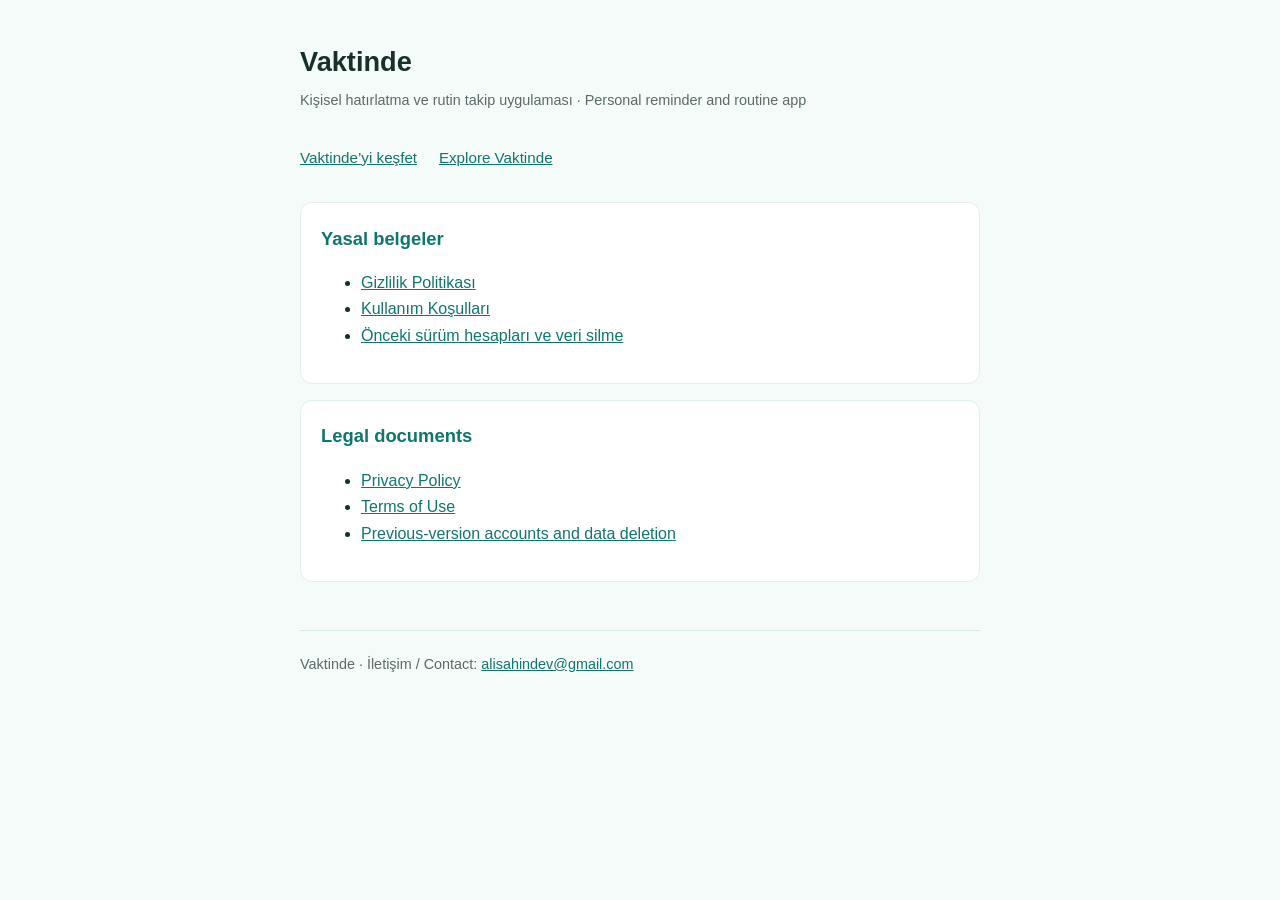
<file: index.html>
<!doctype html>
<html lang="tr">
<head>
<meta charset="utf-8">
<meta name="viewport" content="width=device-width, initial-scale=1">
<title>Vaktinde — Yasal</title>
<link rel="stylesheet" href="style.css">
</head>
<body>
<h1>Vaktinde</h1>
<p class="updated">Kişisel hatırlatma ve rutin takip uygulaması · Personal reminder and routine app</p>

<nav class="nav" aria-label="Uygulamayı keşfet / Explore the app">
  <a href="tr/" lang="tr" hreflang="tr">Vaktinde’yi keşfet</a>
  <a href="en/" lang="en" hreflang="en">Explore Vaktinde</a>
</nav>

<div class="card">
  <h2 style="margin-top:.2rem">Yasal belgeler</h2>
  <ul>
    <li><a href="privacy.html">Gizlilik Politikası</a></li>
    <li><a href="terms.html">Kullanım Koşulları</a></li>
    <li><a href="delete-account.html">Önceki sürüm hesapları ve veri silme</a></li>
  </ul>
</div>

<div class="card">
  <h2 style="margin-top:.2rem" lang="en">Legal documents</h2>
  <ul lang="en">
    <li><a href="privacy-en.html">Privacy Policy</a></li>
    <li><a href="terms-en.html">Terms of Use</a></li>
    <li><a href="delete-account-en.html">Previous-version accounts and data deletion</a></li>
  </ul>
</div>

<footer>
  Vaktinde · İletişim / Contact: <a href="mailto:alisahindev@gmail.com">alisahindev@gmail.com</a>
</footer>
</body>
</html>
</file>
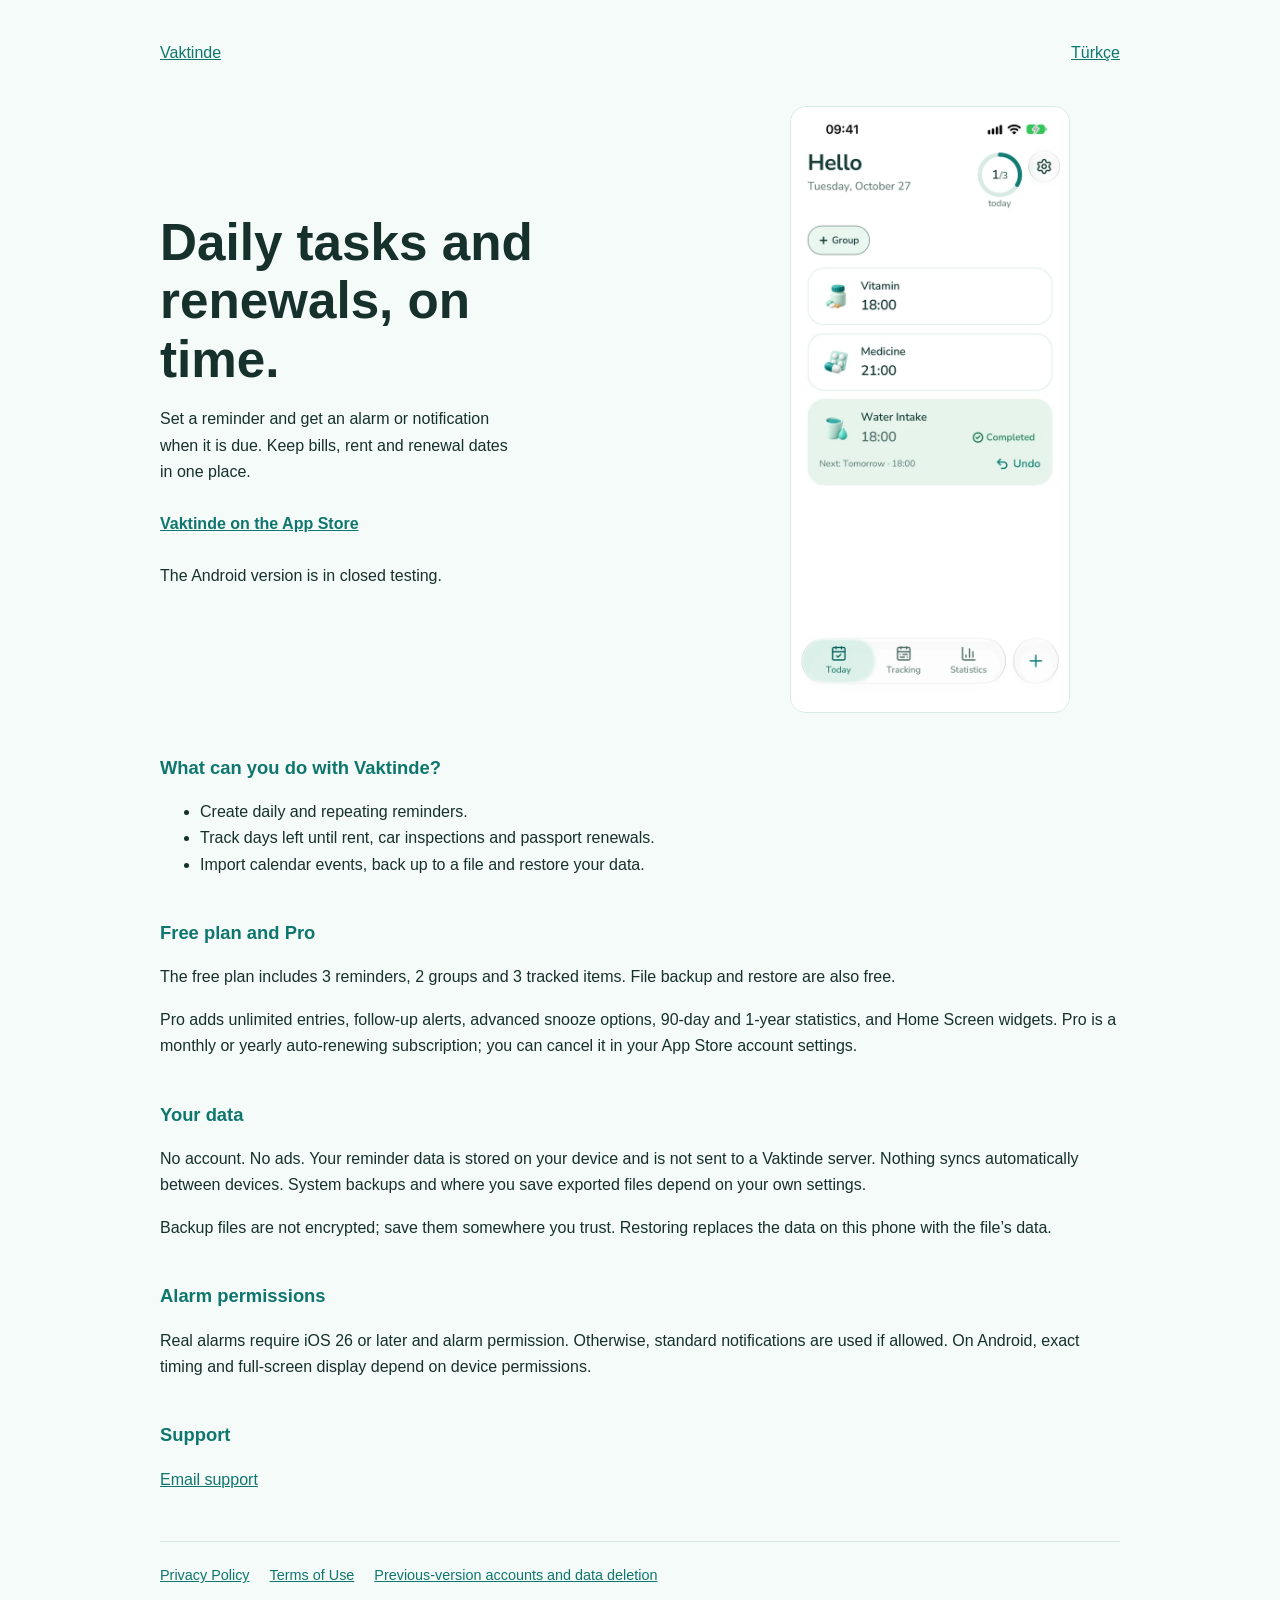
<file: en/index.html>
<!doctype html>
<html lang="en">
<head>
<meta charset="utf-8">
<meta name="viewport" content="width=device-width, initial-scale=1">
<title>Vaktinde — Reminders, Alarms and Renewal Tracking</title>
<meta name="description" content="Plan daily reminders and keep track of bills and renewal dates. Vaktinde has no account or ads, and stores your reminder data on your device.">
<link rel="canonical" href="https://alisahindev.github.io/vaktinde-legal/en/">
<link rel="alternate" hreflang="tr" href="https://alisahindev.github.io/vaktinde-legal/tr/">
<link rel="alternate" hreflang="en" href="https://alisahindev.github.io/vaktinde-legal/en/">
<link rel="alternate" hreflang="x-default" href="https://alisahindev.github.io/vaktinde-legal/en/">
<meta name="apple-itunes-app" content="app-id=6777545130">
<link rel="stylesheet" href="../style.css">
<link rel="stylesheet" href="../landing.css">
<script type="application/ld+json">
{
  "@context": "https://schema.org",
  "@type": "MobileApplication",
  "@id": "https://alisahindev.github.io/vaktinde-legal/#app",
  "name": "Vaktinde",
  "url": "https://alisahindev.github.io/vaktinde-legal/en/",
  "description": "Plan daily reminders and keep track of bills and renewal dates. Vaktinde has no account or ads, and stores your reminder data on your device.",
  "applicationCategory": "ProductivityApplication",
  "operatingSystem": "iOS",
  "inLanguage": ["tr", "en"],
  "downloadUrl": "https://apps.apple.com/app/id6777545130"
}
</script>
</head>
<body class="landing">
<header>
  <nav aria-label="Main navigation and language">
    <a href="../">Vaktinde</a>
    <a href="../tr/" lang="tr" hreflang="tr">Türkçe</a>
  </nav>
</header>
<main>
  <div class="hero">
    <div>
      <h1>Daily tasks and renewals, on time.</h1>
      <p>Set a reminder and get an alarm or notification when it is due. Keep bills, rent and renewal dates in one place.</p>
      <a class="store-link" href="https://apps.apple.com/app/id6777545130">Vaktinde on the App Store</a>
      <p>The Android version is in closed testing.</p>
    </div>
    <a class="screenshot" href="https://apps.apple.com/app/id6777545130">
      <img src="../assets/today-en.webp" width="600" height="1304" alt="Vaktinde Today screen: vitamin and medicine reminders, with a completed water reminder. Open in the App Store.">
    </a>
  </div>
  <section>
    <h2>What can you do with Vaktinde?</h2>
    <ul>
      <li>Create daily and repeating reminders.</li>
      <li>Track days left until rent, car inspections and passport renewals.</li>
      <li>Import calendar events, back up to a file and restore your data.</li>
    </ul>
  </section>
  <section>
    <h2>Free plan and Pro</h2>
    <p>The free plan includes 3 reminders, 2 groups and 3 tracked items. File backup and restore are also free.</p>
    <p>Pro adds unlimited entries, follow-up alerts, advanced snooze options, 90-day and 1-year statistics, and Home Screen widgets. Pro is a monthly or yearly auto-renewing subscription; you can cancel it in your App Store account settings.</p>
  </section>
  <section>
    <h2>Your data</h2>
    <p>No account. No ads. Your reminder data is stored on your device and is not sent to a Vaktinde server. Nothing syncs automatically between devices. System backups and where you save exported files depend on your own settings.</p>
    <p>Backup files are not encrypted; save them somewhere you trust. Restoring replaces the data on this phone with the file’s data.</p>
  </section>
  <section>
    <h2>Alarm permissions</h2>
    <p>Real alarms require iOS 26 or later and alarm permission. Otherwise, standard notifications are used if allowed. On Android, exact timing and full-screen display depend on device permissions.</p>
  </section>
  <section id="support">
    <h2>Support</h2>
    <p><a href="mailto:alisahindev@gmail.com">Email support</a></p>
  </section>
</main>
<footer>
  <a href="../privacy-en.html">Privacy Policy</a>
  <a href="../terms-en.html">Terms of Use</a>
  <a href="../delete-account-en.html">Previous-version accounts and data deletion</a>
</footer>
</body>
</html>
</file>
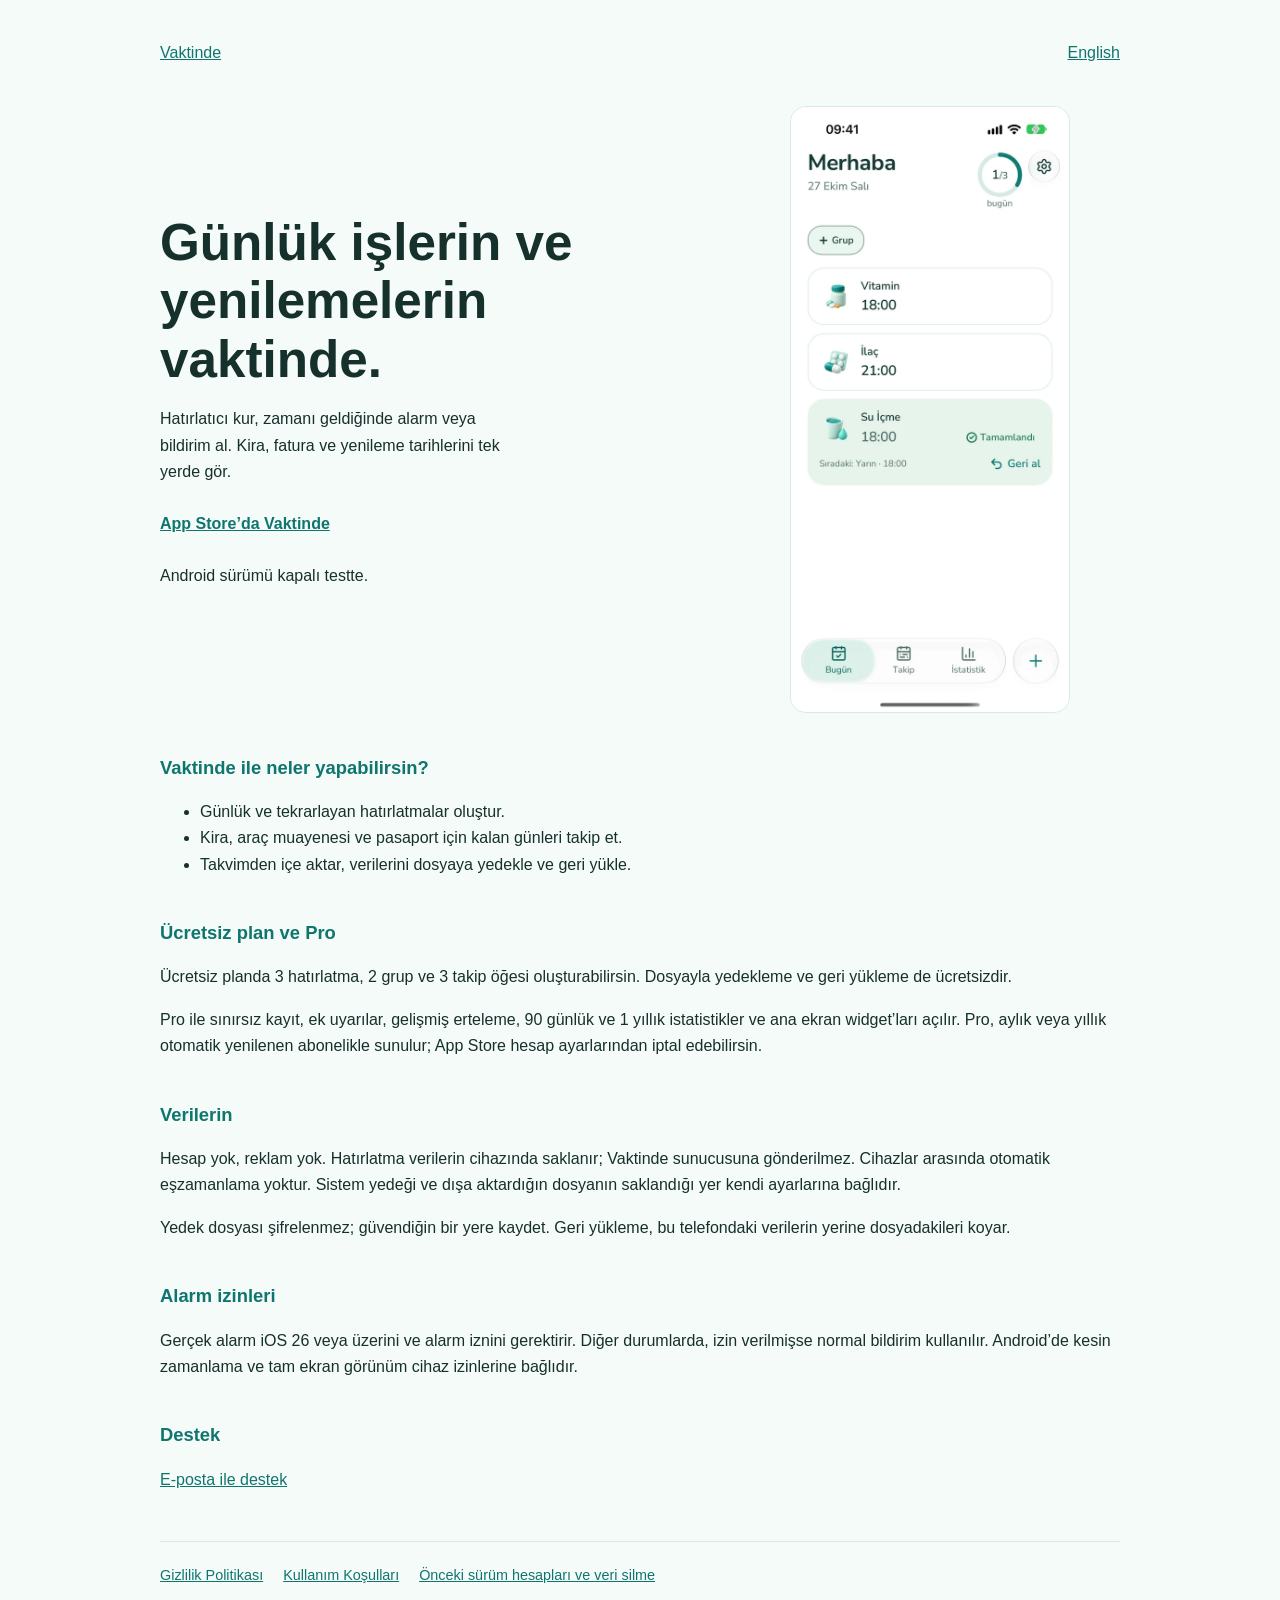
<file: tr/index.html>
<!doctype html>
<html lang="tr">
<head>
<meta charset="utf-8">
<meta name="viewport" content="width=device-width, initial-scale=1">
<title>Vaktinde — Hatırlatıcı, Alarm ve Yenileme Takibi</title>
<meta name="description" content="Günlük rutinlerini hatırlat, kira ve yenileme tarihlerini takip et. Vaktinde hesap ve reklam içermez; verilerini cihazında saklar.">
<link rel="canonical" href="https://alisahindev.github.io/vaktinde-legal/tr/">
<link rel="alternate" hreflang="tr" href="https://alisahindev.github.io/vaktinde-legal/tr/">
<link rel="alternate" hreflang="en" href="https://alisahindev.github.io/vaktinde-legal/en/">
<link rel="alternate" hreflang="x-default" href="https://alisahindev.github.io/vaktinde-legal/en/">
<meta name="apple-itunes-app" content="app-id=6777545130">
<link rel="stylesheet" href="../style.css">
<link rel="stylesheet" href="../landing.css">
<script type="application/ld+json">
{
  "@context": "https://schema.org",
  "@type": "MobileApplication",
  "@id": "https://alisahindev.github.io/vaktinde-legal/#app",
  "name": "Vaktinde",
  "url": "https://alisahindev.github.io/vaktinde-legal/tr/",
  "description": "Günlük rutinlerini hatırlat, kira ve yenileme tarihlerini takip et. Vaktinde hesap ve reklam içermez; verilerini cihazında saklar.",
  "applicationCategory": "ProductivityApplication",
  "operatingSystem": "iOS",
  "inLanguage": ["tr", "en"],
  "downloadUrl": "https://apps.apple.com/app/id6777545130"
}
</script>
</head>
<body class="landing">
<header>
  <nav aria-label="Ana menü ve dil seçimi">
    <a href="../">Vaktinde</a>
    <a href="../en/" lang="en" hreflang="en">English</a>
  </nav>
</header>
<main>
  <div class="hero">
    <div>
      <h1>Günlük işlerin ve yenilemelerin vaktinde.</h1>
      <p>Hatırlatıcı kur, zamanı geldiğinde alarm veya bildirim al. Kira, fatura ve yenileme tarihlerini tek yerde gör.</p>
      <a class="store-link" href="https://apps.apple.com/app/id6777545130">App Store’da Vaktinde</a>
      <p>Android sürümü kapalı testte.</p>
    </div>
    <a class="screenshot" href="https://apps.apple.com/app/id6777545130">
      <img src="../assets/today-tr.webp" width="600" height="1304" alt="Vaktinde Bugün ekranı: vitamin ve ilaç hatırlatmaları, tamamlanmış su içme hatırlatması. App Store’da aç.">
    </a>
  </div>
  <section>
    <h2>Vaktinde ile neler yapabilirsin?</h2>
    <ul>
      <li>Günlük ve tekrarlayan hatırlatmalar oluştur.</li>
      <li>Kira, araç muayenesi ve pasaport için kalan günleri takip et.</li>
      <li>Takvimden içe aktar, verilerini dosyaya yedekle ve geri yükle.</li>
    </ul>
  </section>
  <section>
    <h2>Ücretsiz plan ve Pro</h2>
    <p>Ücretsiz planda 3 hatırlatma, 2 grup ve 3 takip öğesi oluşturabilirsin. Dosyayla yedekleme ve geri yükleme de ücretsizdir.</p>
    <p>Pro ile sınırsız kayıt, ek uyarılar, gelişmiş erteleme, 90 günlük ve 1 yıllık istatistikler ve ana ekran widget’ları açılır. Pro, aylık veya yıllık otomatik yenilenen abonelikle sunulur; App Store hesap ayarlarından iptal edebilirsin.</p>
  </section>
  <section>
    <h2>Verilerin</h2>
    <p>Hesap yok, reklam yok. Hatırlatma verilerin cihazında saklanır; Vaktinde sunucusuna gönderilmez. Cihazlar arasında otomatik eşzamanlama yoktur. Sistem yedeği ve dışa aktardığın dosyanın saklandığı yer kendi ayarlarına bağlıdır.</p>
    <p>Yedek dosyası şifrelenmez; güvendiğin bir yere kaydet. Geri yükleme, bu telefondaki verilerin yerine dosyadakileri koyar.</p>
  </section>
  <section>
    <h2>Alarm izinleri</h2>
    <p>Gerçek alarm iOS 26 veya üzerini ve alarm iznini gerektirir. Diğer durumlarda, izin verilmişse normal bildirim kullanılır. Android’de kesin zamanlama ve tam ekran görünüm cihaz izinlerine bağlıdır.</p>
  </section>
  <section id="destek">
    <h2>Destek</h2>
    <p><a href="mailto:alisahindev@gmail.com">E-posta ile destek</a></p>
  </section>
</main>
<footer>
  <a href="../privacy.html">Gizlilik Politikası</a>
  <a href="../terms.html">Kullanım Koşulları</a>
  <a href="../delete-account.html">Önceki sürüm hesapları ve veri silme</a>
</footer>
</body>
</html>
</file>
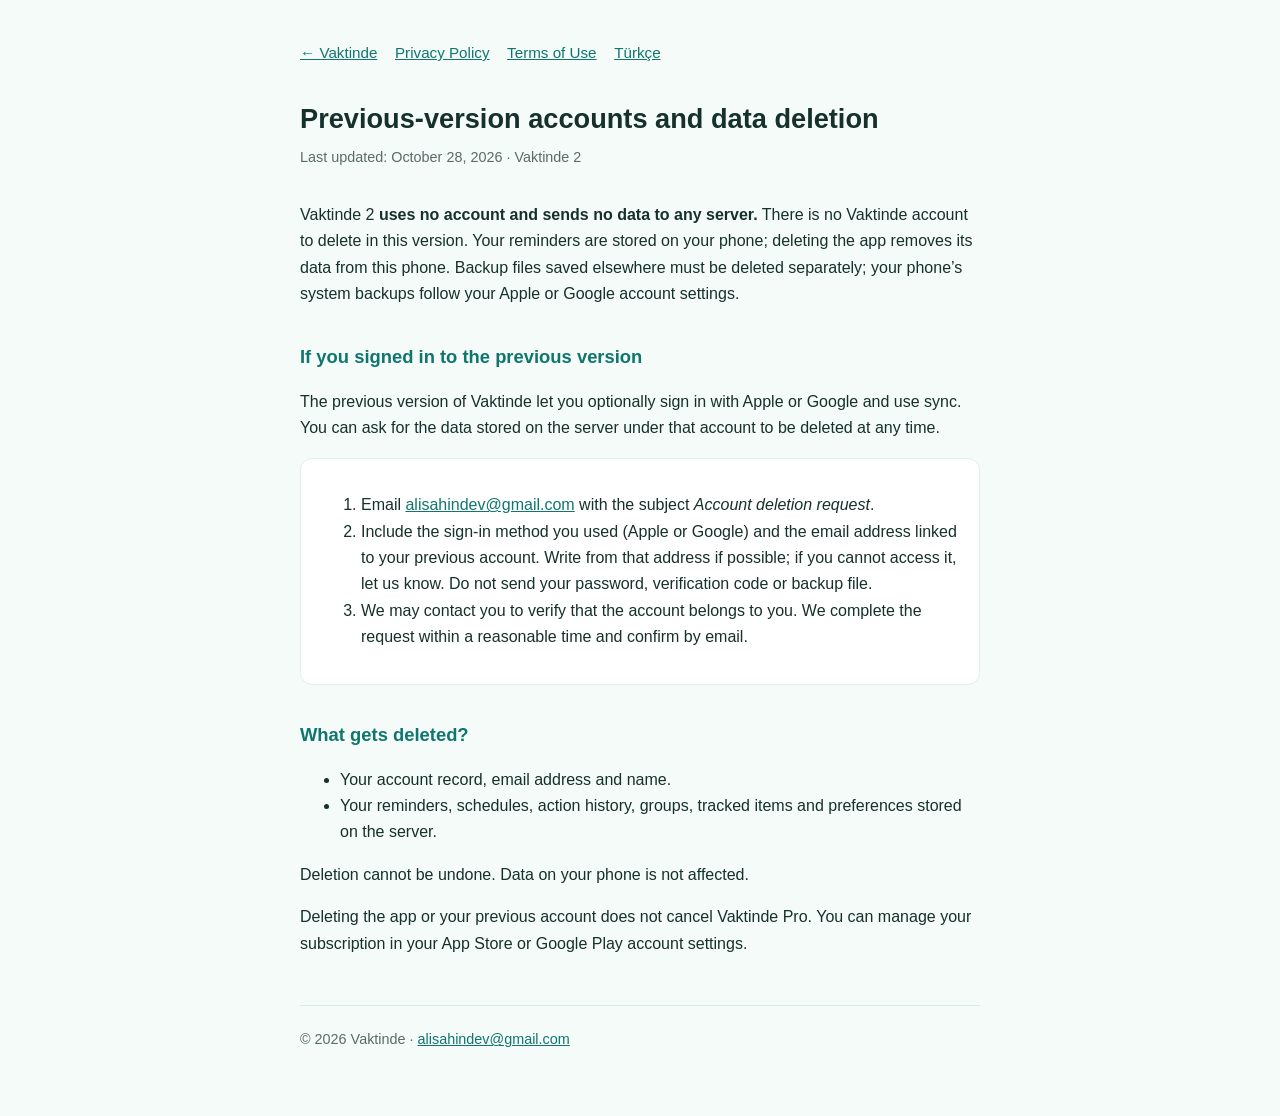
<file: delete-account-en.html>
<!doctype html>
<html lang="en">
<head>
<meta charset="utf-8">
<meta name="viewport" content="width=device-width, initial-scale=1">
<title>Vaktinde — Previous-version accounts and data deletion</title>
<link rel="stylesheet" href="style.css">
</head>
<body>
<nav class="nav"><a href="index.html">← Vaktinde</a><a href="privacy-en.html">Privacy Policy</a><a href="terms-en.html">Terms of Use</a><a href="delete-account.html" hreflang="tr">Türkçe</a></nav>

<h1>Previous-version accounts and data deletion</h1>
<p class="updated">Last updated: October 28, 2026 · Vaktinde 2</p>

<p>Vaktinde 2 <strong>uses no account and sends no data to any server.</strong> There is no Vaktinde account to delete in this version. Your reminders are stored on your phone; deleting the app removes its data from this phone. Backup files saved elsewhere must be deleted separately; your phone’s system backups follow your Apple or Google account settings.</p>

<h2>If you signed in to the previous version</h2>
<p>The previous version of Vaktinde let you optionally sign in with Apple or Google and use sync. You can ask for the data stored on the server under that account to be deleted at any time.</p>
<div class="card">
  <ol>
    <li>Email <a href="mailto:alisahindev@gmail.com?subject=Account%20deletion%20request">alisahindev@gmail.com</a> with the subject <em>Account deletion request</em>.</li>
    <li>Include the sign-in method you used (Apple or Google) and the email address linked to your previous account. Write from that address if possible; if you cannot access it, let us know. Do not send your password, verification code or backup file.</li>
    <li>We may contact you to verify that the account belongs to you. We complete the request within a reasonable time and confirm by email.</li>
  </ol>
</div>

<h2>What gets deleted?</h2>
<ul>
  <li>Your account record, email address and name.</li>
  <li>Your reminders, schedules, action history, groups, tracked items and preferences stored on the server.</li>
</ul>
<p>Deletion cannot be undone. Data on your phone is not affected.</p>
<p>Deleting the app or your previous account does not cancel Vaktinde Pro. You can manage your subscription in your App Store or Google Play account settings.</p>

<footer>© 2026 Vaktinde · <a href="mailto:alisahindev@gmail.com">alisahindev@gmail.com</a></footer>
</body>
</html>
</file>
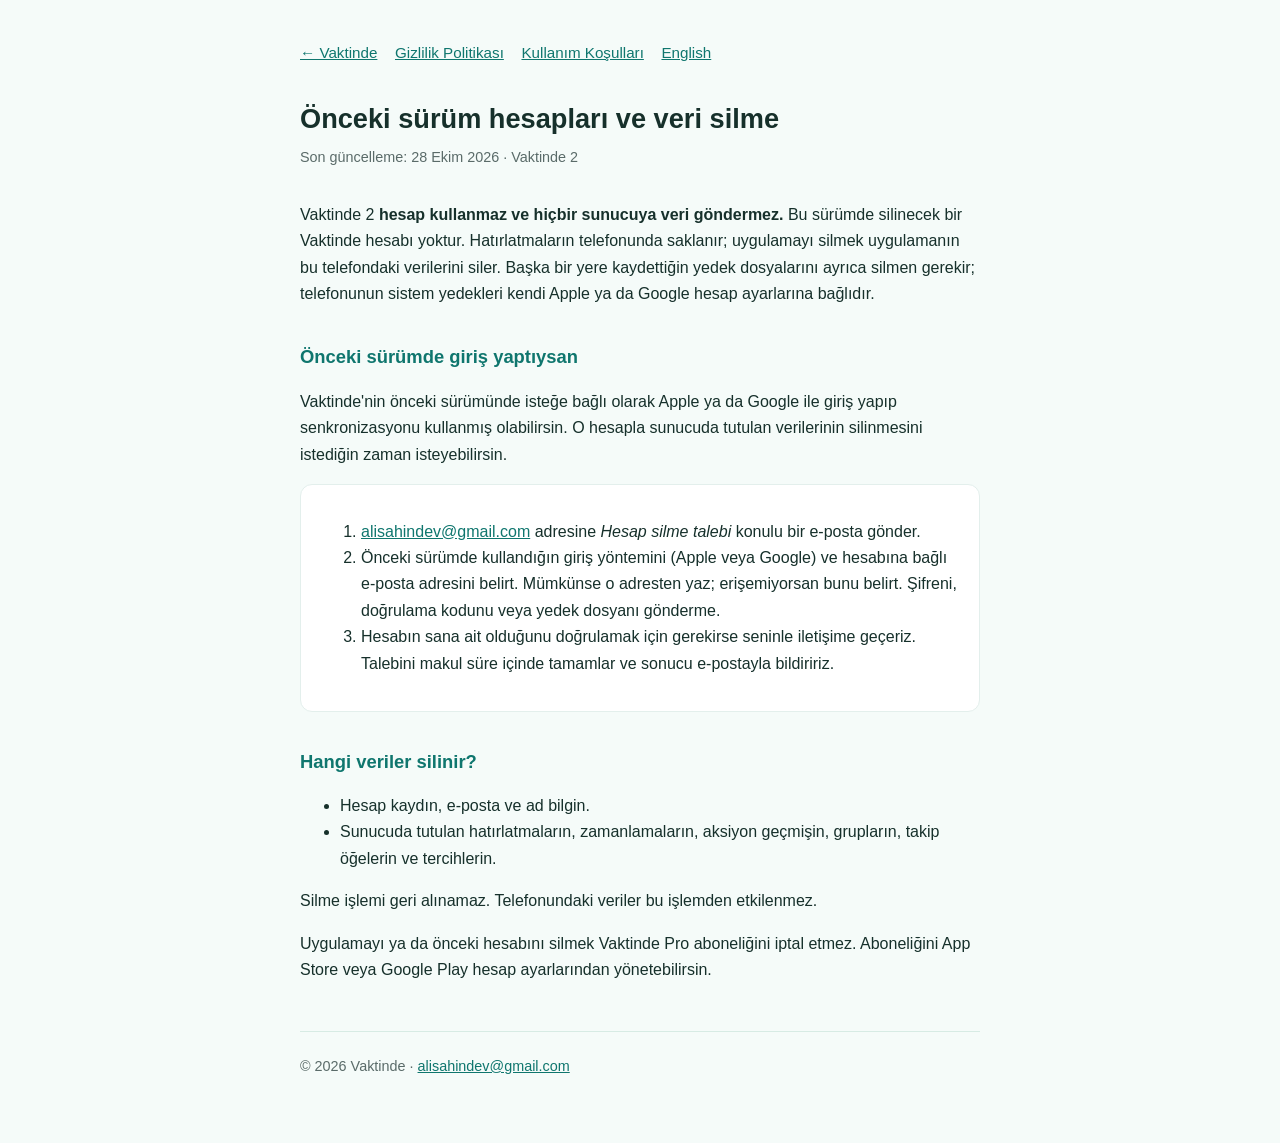
<file: delete-account.html>
<!doctype html>
<html lang="tr">
<head>
<meta charset="utf-8">
<meta name="viewport" content="width=device-width, initial-scale=1">
<title>Vaktinde — Önceki sürüm hesapları ve veri silme</title>
<link rel="stylesheet" href="style.css">
</head>
<body>
<nav class="nav"><a href="index.html">← Vaktinde</a><a href="privacy.html">Gizlilik Politikası</a><a href="terms.html">Kullanım Koşulları</a><a href="delete-account-en.html" hreflang="en">English</a></nav>

<h1>Önceki sürüm hesapları ve veri silme</h1>
<p class="updated">Son güncelleme: 28 Ekim 2026 · Vaktinde 2</p>

<p>Vaktinde 2 <strong>hesap kullanmaz ve hiçbir sunucuya veri göndermez.</strong> Bu sürümde silinecek bir Vaktinde hesabı yoktur. Hatırlatmaların telefonunda saklanır; uygulamayı silmek uygulamanın bu telefondaki verilerini siler. Başka bir yere kaydettiğin yedek dosyalarını ayrıca silmen gerekir; telefonunun sistem yedekleri kendi Apple ya da Google hesap ayarlarına bağlıdır.</p>

<h2>Önceki sürümde giriş yaptıysan</h2>
<p>Vaktinde'nin önceki sürümünde isteğe bağlı olarak Apple ya da Google ile giriş yapıp senkronizasyonu kullanmış olabilirsin. O hesapla sunucuda tutulan verilerinin silinmesini istediğin zaman isteyebilirsin.</p>
<div class="card">
  <ol>
    <li><a href="mailto:alisahindev@gmail.com?subject=Hesap%20silme%20talebi">alisahindev@gmail.com</a> adresine <em>Hesap silme talebi</em> konulu bir e-posta gönder.</li>
    <li>Önceki sürümde kullandığın giriş yöntemini (Apple veya Google) ve hesabına bağlı e-posta adresini belirt. Mümkünse o adresten yaz; erişemiyorsan bunu belirt. Şifreni, doğrulama kodunu veya yedek dosyanı gönderme.</li>
    <li>Hesabın sana ait olduğunu doğrulamak için gerekirse seninle iletişime geçeriz. Talebini makul süre içinde tamamlar ve sonucu e-postayla bildiririz.</li>
  </ol>
</div>

<h2>Hangi veriler silinir?</h2>
<ul>
  <li>Hesap kaydın, e-posta ve ad bilgin.</li>
  <li>Sunucuda tutulan hatırlatmaların, zamanlamaların, aksiyon geçmişin, grupların, takip öğelerin ve tercihlerin.</li>
</ul>
<p>Silme işlemi geri alınamaz. Telefonundaki veriler bu işlemden etkilenmez.</p>
<p>Uygulamayı ya da önceki hesabını silmek Vaktinde Pro aboneliğini iptal etmez. Aboneliğini App Store veya Google Play hesap ayarlarından yönetebilirsin.</p>

<footer>© 2026 Vaktinde · <a href="mailto:alisahindev@gmail.com">alisahindev@gmail.com</a></footer>
</body>
</html>
</file>
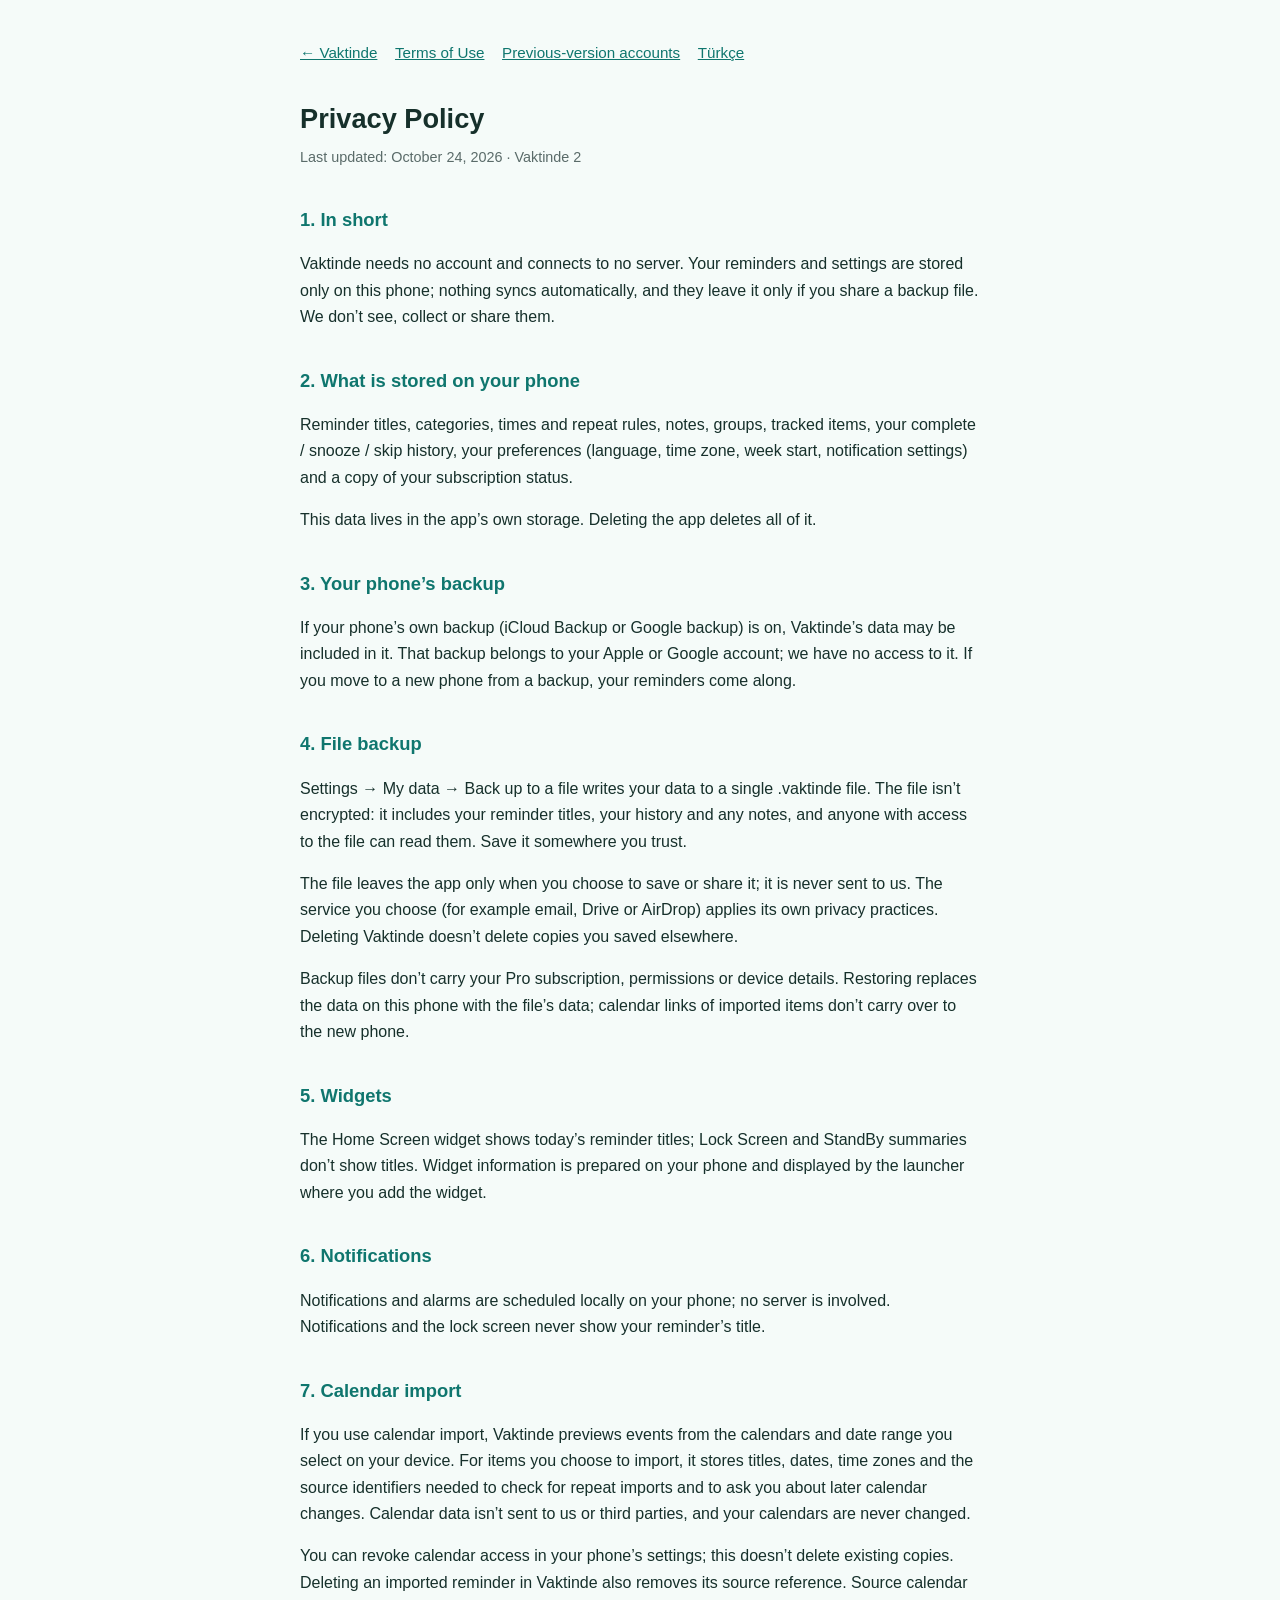
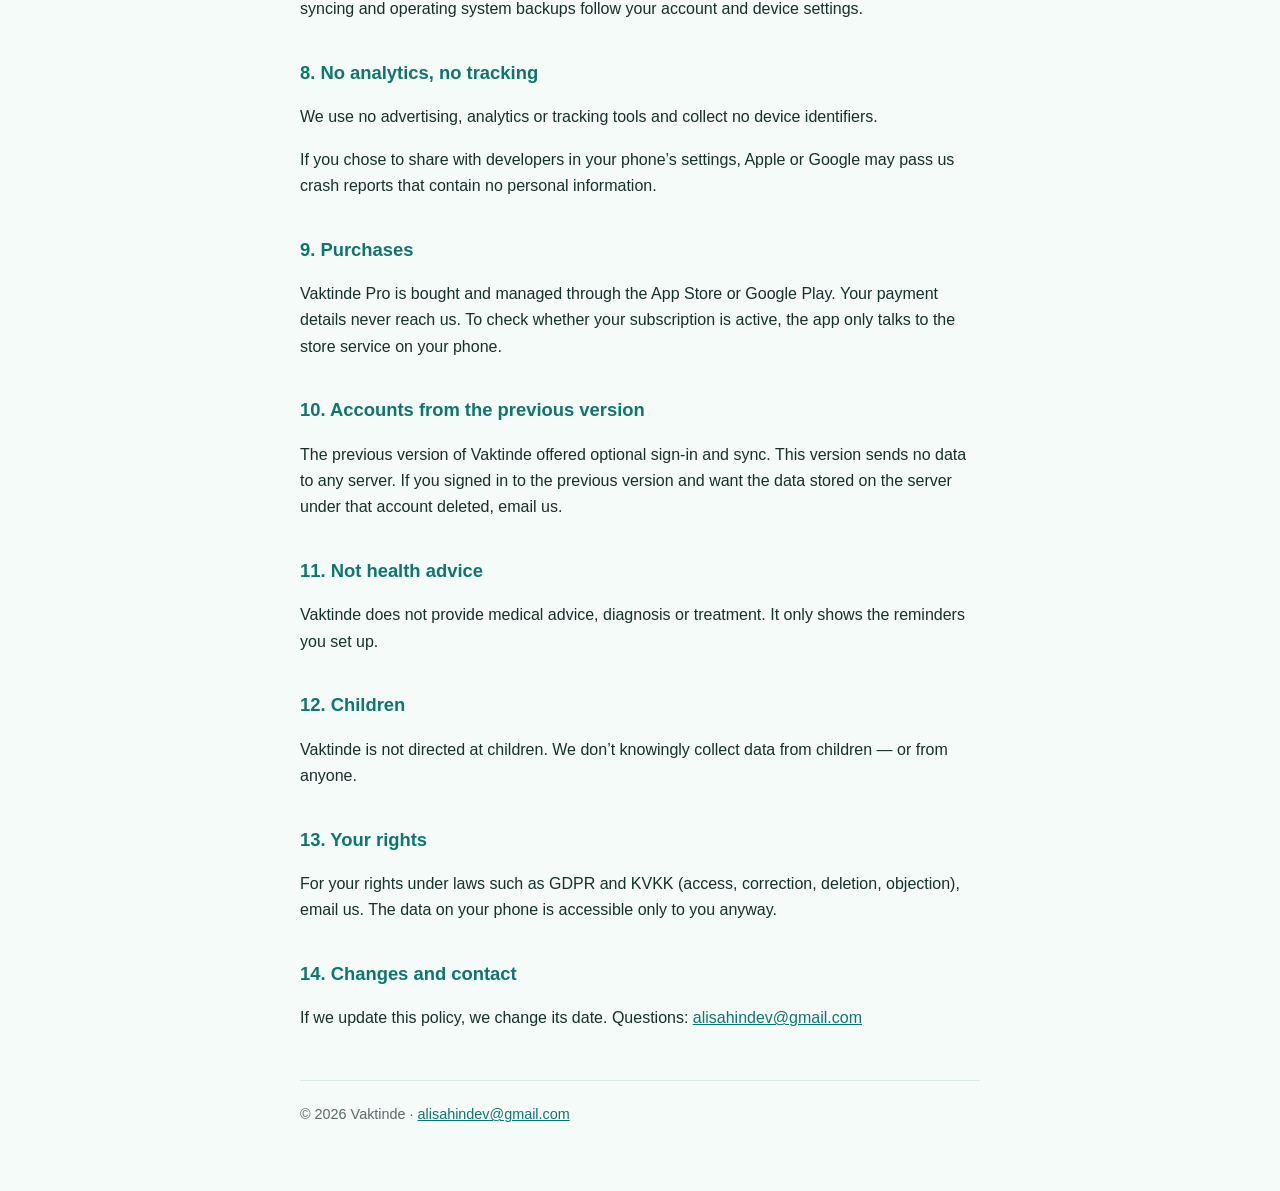
<file: privacy-en.html>
<!doctype html>
<html lang="en">
<head>
<meta charset="utf-8">
<meta name="viewport" content="width=device-width, initial-scale=1">
<title>Vaktinde — Privacy Policy</title>
<link rel="stylesheet" href="style.css">
</head>
<body>
<nav class="nav"><a href="index.html">← Vaktinde</a><a href="terms-en.html">Terms of Use</a><a href="delete-account-en.html">Previous-version accounts</a><a href="privacy.html" hreflang="tr">Türkçe</a></nav>

<h1>Privacy Policy</h1>
<p class="updated">Last updated: October 24, 2026 · Vaktinde 2</p>

<h2>1. In short</h2>
<p>Vaktinde needs no account and connects to no server. Your reminders and settings are stored only on this phone; nothing syncs automatically, and they leave it only if you share a backup file. We don’t see, collect or share them.</p>

<h2>2. What is stored on your phone</h2>
<p>Reminder titles, categories, times and repeat rules, notes, groups, tracked items, your complete / snooze / skip history, your preferences (language, time zone, week start, notification settings) and a copy of your subscription status.</p>
<p>This data lives in the app’s own storage. Deleting the app deletes all of it.</p>

<h2>3. Your phone’s backup</h2>
<p>If your phone’s own backup (iCloud Backup or Google backup) is on, Vaktinde’s data may be included in it. That backup belongs to your Apple or Google account; we have no access to it. If you move to a new phone from a backup, your reminders come along.</p>

<h2>4. File backup</h2>
<p>Settings → My data → Back up to a file writes your data to a single .vaktinde file. The file isn’t encrypted: it includes your reminder titles, your history and any notes, and anyone with access to the file can read them. Save it somewhere you trust.</p>
<p>The file leaves the app only when you choose to save or share it; it is never sent to us. The service you choose (for example email, Drive or AirDrop) applies its own privacy practices. Deleting Vaktinde doesn’t delete copies you saved elsewhere.</p>
<p>Backup files don’t carry your Pro subscription, permissions or device details. Restoring replaces the data on this phone with the file’s data; calendar links of imported items don’t carry over to the new phone.</p>

<h2>5. Widgets</h2>
<p>The Home Screen widget shows today’s reminder titles; Lock Screen and StandBy summaries don’t show titles. Widget information is prepared on your phone and displayed by the launcher where you add the widget.</p>

<h2>6. Notifications</h2>
<p>Notifications and alarms are scheduled locally on your phone; no server is involved. Notifications and the lock screen never show your reminder’s title.</p>

<h2>7. Calendar import</h2>
<p>If you use calendar import, Vaktinde previews events from the calendars and date range you select on your device. For items you choose to import, it stores titles, dates, time zones and the source identifiers needed to check for repeat imports and to ask you about later calendar changes. Calendar data isn’t sent to us or third parties, and your calendars are never changed.</p>
<p>You can revoke calendar access in your phone’s settings; this doesn’t delete existing copies. Deleting an imported reminder in Vaktinde also removes its source reference. Source calendar syncing and operating system backups follow your account and device settings.</p>

<h2>8. No analytics, no tracking</h2>
<p>We use no advertising, analytics or tracking tools and collect no device identifiers.</p>
<p>If you chose to share with developers in your phone’s settings, Apple or Google may pass us crash reports that contain no personal information.</p>

<h2>9. Purchases</h2>
<p>Vaktinde Pro is bought and managed through the App Store or Google Play. Your payment details never reach us. To check whether your subscription is active, the app only talks to the store service on your phone.</p>

<h2>10. Accounts from the previous version</h2>
<p>The previous version of Vaktinde offered optional sign-in and sync. This version sends no data to any server. If you signed in to the previous version and want the data stored on the server under that account deleted, email us.</p>

<h2>11. Not health advice</h2>
<p>Vaktinde does not provide medical advice, diagnosis or treatment. It only shows the reminders you set up.</p>

<h2>12. Children</h2>
<p>Vaktinde is not directed at children. We don’t knowingly collect data from children — or from anyone.</p>

<h2>13. Your rights</h2>
<p>For your rights under laws such as GDPR and KVKK (access, correction, deletion, objection), email us. The data on your phone is accessible only to you anyway.</p>

<h2>14. Changes and contact</h2>
<p>If we update this policy, we change its date. Questions: <a href="mailto:alisahindev@gmail.com">alisahindev@gmail.com</a></p>

<footer>© 2026 Vaktinde · <a href="mailto:alisahindev@gmail.com">alisahindev@gmail.com</a></footer>
</body>
</html>
</file>
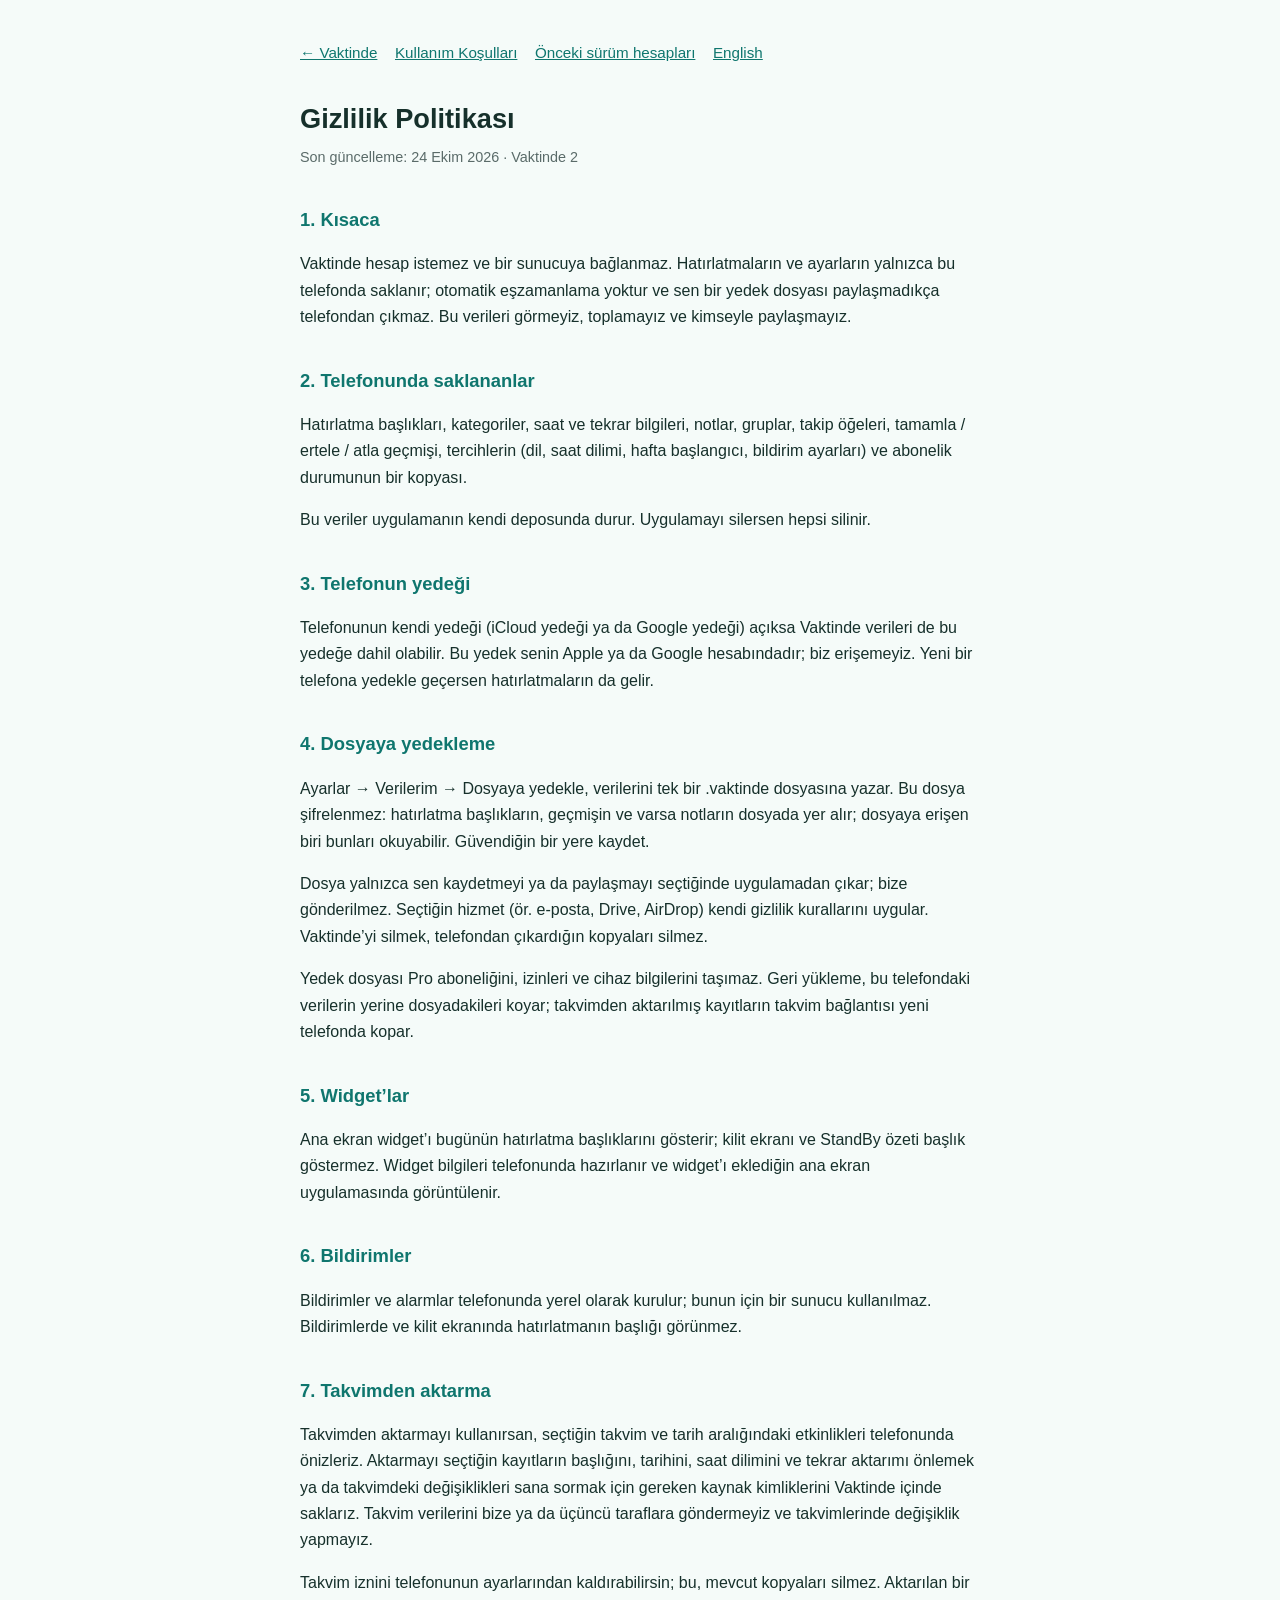
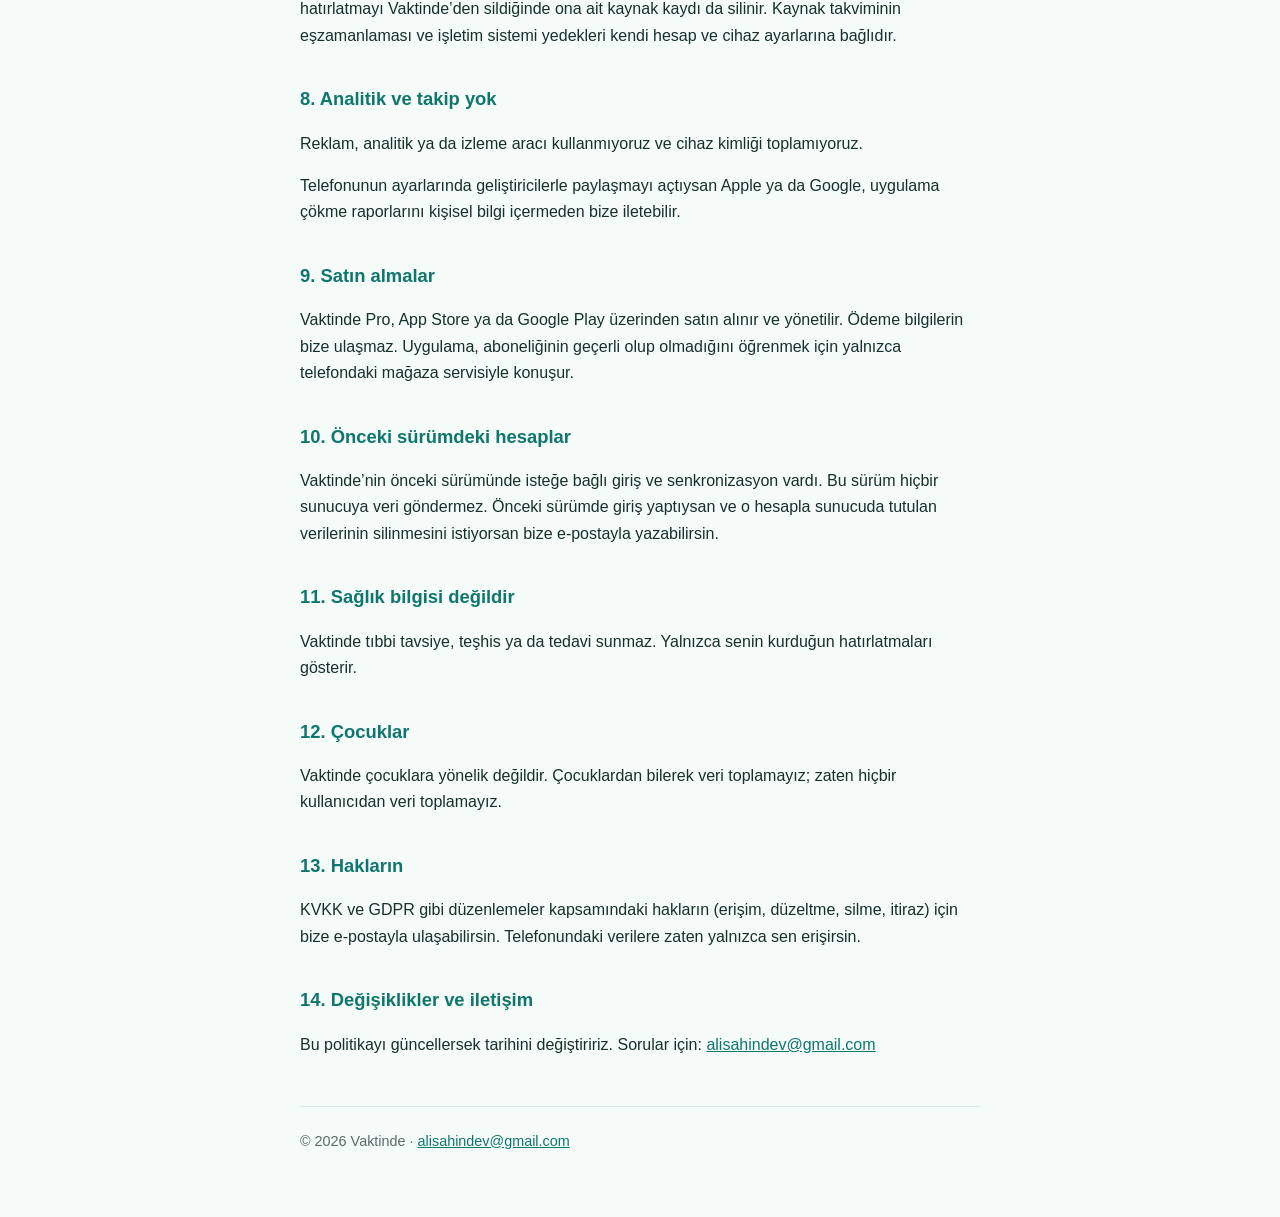
<file: privacy.html>
<!doctype html>
<html lang="tr">
<head>
<meta charset="utf-8">
<meta name="viewport" content="width=device-width, initial-scale=1">
<title>Vaktinde — Gizlilik Politikası</title>
<link rel="stylesheet" href="style.css">
</head>
<body>
<nav class="nav"><a href="index.html">← Vaktinde</a><a href="terms.html">Kullanım Koşulları</a><a href="delete-account.html">Önceki sürüm hesapları</a><a href="privacy-en.html" hreflang="en">English</a></nav>

<h1>Gizlilik Politikası</h1>
<p class="updated">Son güncelleme: 24 Ekim 2026 · Vaktinde 2</p>

<h2>1. Kısaca</h2>
<p>Vaktinde hesap istemez ve bir sunucuya bağlanmaz. Hatırlatmaların ve ayarların yalnızca bu telefonda saklanır; otomatik eşzamanlama yoktur ve sen bir yedek dosyası paylaşmadıkça telefondan çıkmaz. Bu verileri görmeyiz, toplamayız ve kimseyle paylaşmayız.</p>

<h2>2. Telefonunda saklananlar</h2>
<p>Hatırlatma başlıkları, kategoriler, saat ve tekrar bilgileri, notlar, gruplar, takip öğeleri, tamamla / ertele / atla geçmişi, tercihlerin (dil, saat dilimi, hafta başlangıcı, bildirim ayarları) ve abonelik durumunun bir kopyası.</p>
<p>Bu veriler uygulamanın kendi deposunda durur. Uygulamayı silersen hepsi silinir.</p>

<h2>3. Telefonun yedeği</h2>
<p>Telefonunun kendi yedeği (iCloud yedeği ya da Google yedeği) açıksa Vaktinde verileri de bu yedeğe dahil olabilir. Bu yedek senin Apple ya da Google hesabındadır; biz erişemeyiz. Yeni bir telefona yedekle geçersen hatırlatmaların da gelir.</p>

<h2>4. Dosyaya yedekleme</h2>
<p>Ayarlar → Verilerim → Dosyaya yedekle, verilerini tek bir .vaktinde dosyasına yazar. Bu dosya şifrelenmez: hatırlatma başlıkların, geçmişin ve varsa notların dosyada yer alır; dosyaya erişen biri bunları okuyabilir. Güvendiğin bir yere kaydet.</p>
<p>Dosya yalnızca sen kaydetmeyi ya da paylaşmayı seçtiğinde uygulamadan çıkar; bize gönderilmez. Seçtiğin hizmet (ör. e-posta, Drive, AirDrop) kendi gizlilik kurallarını uygular. Vaktinde’yi silmek, telefondan çıkardığın kopyaları silmez.</p>
<p>Yedek dosyası Pro aboneliğini, izinleri ve cihaz bilgilerini taşımaz. Geri yükleme, bu telefondaki verilerin yerine dosyadakileri koyar; takvimden aktarılmış kayıtların takvim bağlantısı yeni telefonda kopar.</p>

<h2>5. Widget’lar</h2>
<p>Ana ekran widget’ı bugünün hatırlatma başlıklarını gösterir; kilit ekranı ve StandBy özeti başlık göstermez. Widget bilgileri telefonunda hazırlanır ve widget’ı eklediğin ana ekran uygulamasında görüntülenir.</p>

<h2>6. Bildirimler</h2>
<p>Bildirimler ve alarmlar telefonunda yerel olarak kurulur; bunun için bir sunucu kullanılmaz. Bildirimlerde ve kilit ekranında hatırlatmanın başlığı görünmez.</p>

<h2>7. Takvimden aktarma</h2>
<p>Takvimden aktarmayı kullanırsan, seçtiğin takvim ve tarih aralığındaki etkinlikleri telefonunda önizleriz. Aktarmayı seçtiğin kayıtların başlığını, tarihini, saat dilimini ve tekrar aktarımı önlemek ya da takvimdeki değişiklikleri sana sormak için gereken kaynak kimliklerini Vaktinde içinde saklarız. Takvim verilerini bize ya da üçüncü taraflara göndermeyiz ve takvimlerinde değişiklik yapmayız.</p>
<p>Takvim iznini telefonunun ayarlarından kaldırabilirsin; bu, mevcut kopyaları silmez. Aktarılan bir hatırlatmayı Vaktinde’den sildiğinde ona ait kaynak kaydı da silinir. Kaynak takviminin eşzamanlaması ve işletim sistemi yedekleri kendi hesap ve cihaz ayarlarına bağlıdır.</p>

<h2>8. Analitik ve takip yok</h2>
<p>Reklam, analitik ya da izleme aracı kullanmıyoruz ve cihaz kimliği toplamıyoruz.</p>
<p>Telefonunun ayarlarında geliştiricilerle paylaşmayı açtıysan Apple ya da Google, uygulama çökme raporlarını kişisel bilgi içermeden bize iletebilir.</p>

<h2>9. Satın almalar</h2>
<p>Vaktinde Pro, App Store ya da Google Play üzerinden satın alınır ve yönetilir. Ödeme bilgilerin bize ulaşmaz. Uygulama, aboneliğinin geçerli olup olmadığını öğrenmek için yalnızca telefondaki mağaza servisiyle konuşur.</p>

<h2>10. Önceki sürümdeki hesaplar</h2>
<p>Vaktinde’nin önceki sürümünde isteğe bağlı giriş ve senkronizasyon vardı. Bu sürüm hiçbir sunucuya veri göndermez. Önceki sürümde giriş yaptıysan ve o hesapla sunucuda tutulan verilerinin silinmesini istiyorsan bize e-postayla yazabilirsin.</p>

<h2>11. Sağlık bilgisi değildir</h2>
<p>Vaktinde tıbbi tavsiye, teşhis ya da tedavi sunmaz. Yalnızca senin kurduğun hatırlatmaları gösterir.</p>

<h2>12. Çocuklar</h2>
<p>Vaktinde çocuklara yönelik değildir. Çocuklardan bilerek veri toplamayız; zaten hiçbir kullanıcıdan veri toplamayız.</p>

<h2>13. Hakların</h2>
<p>KVKK ve GDPR gibi düzenlemeler kapsamındaki hakların (erişim, düzeltme, silme, itiraz) için bize e-postayla ulaşabilirsin. Telefonundaki verilere zaten yalnızca sen erişirsin.</p>

<h2>14. Değişiklikler ve iletişim</h2>
<p>Bu politikayı güncellersek tarihini değiştiririz. Sorular için: <a href="mailto:alisahindev@gmail.com">alisahindev@gmail.com</a></p>

<footer>© 2026 Vaktinde · <a href="mailto:alisahindev@gmail.com">alisahindev@gmail.com</a></footer>
</body>
</html>
</file>
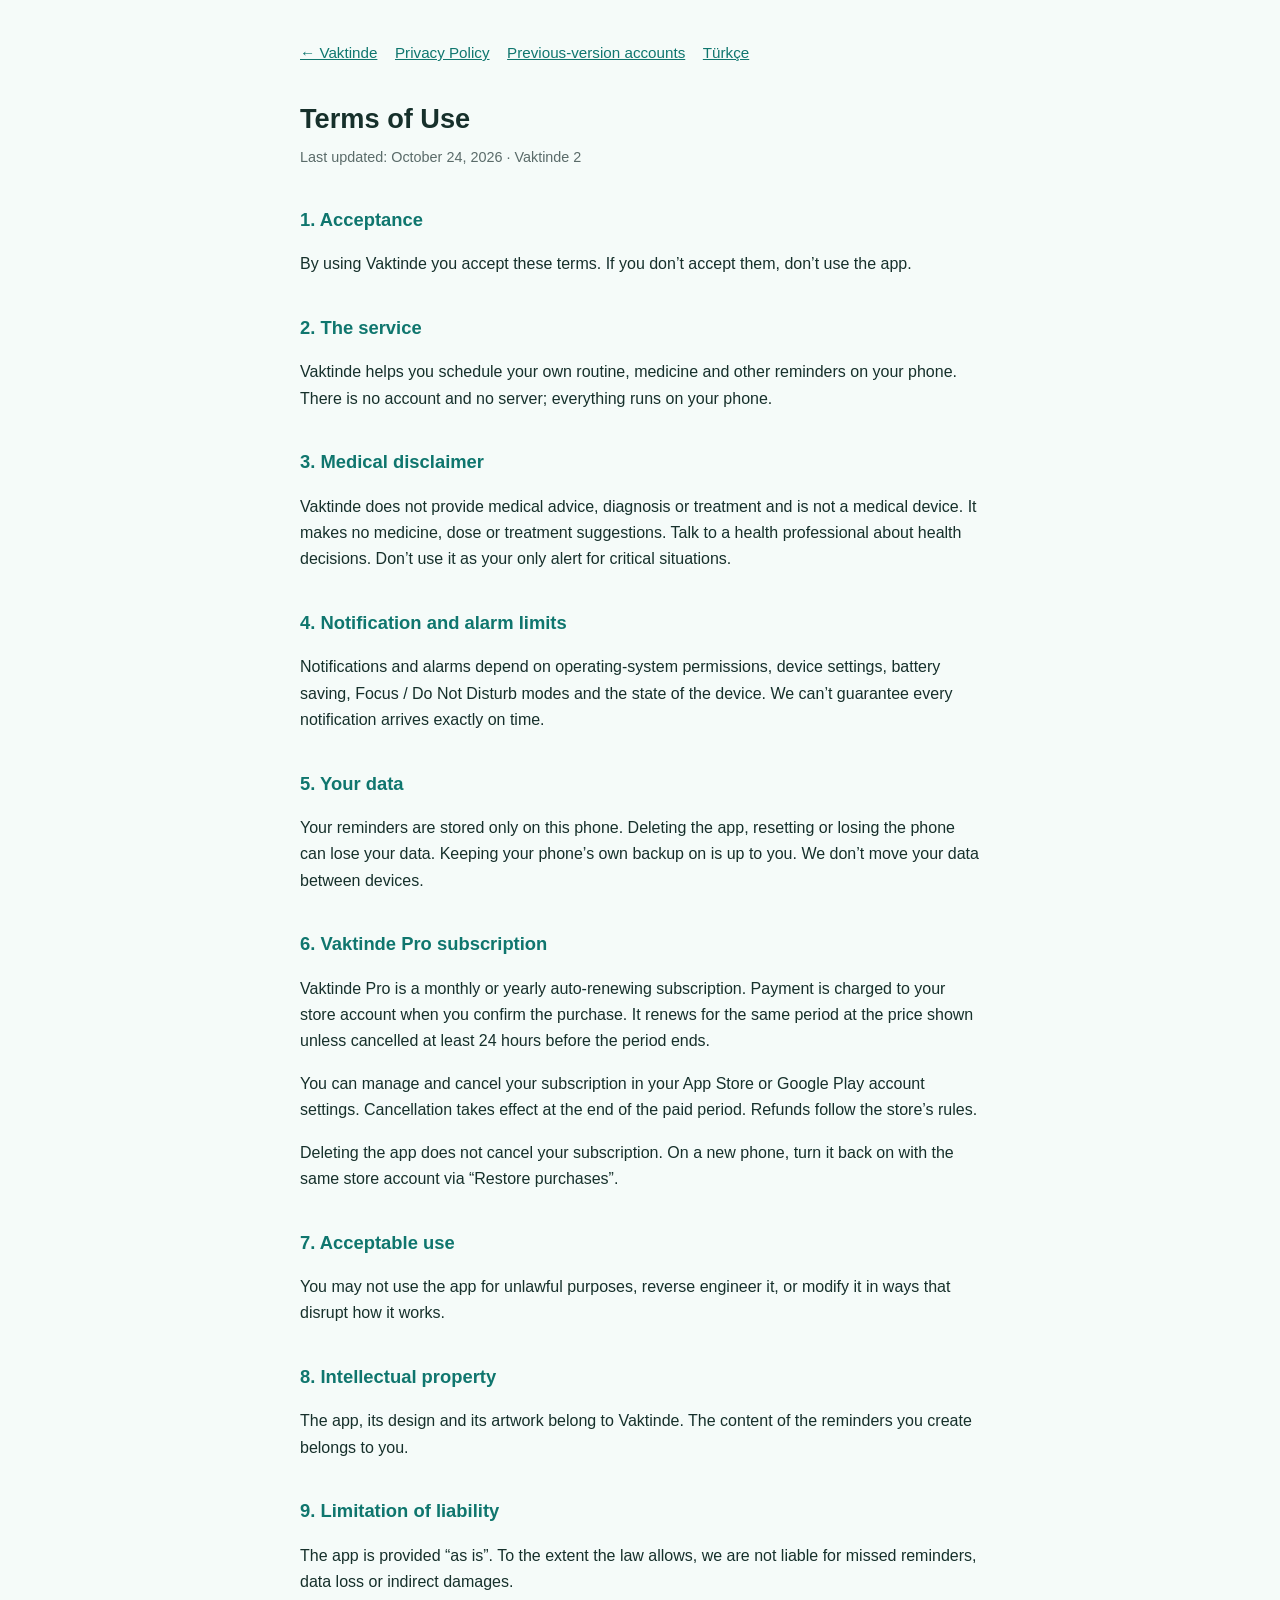
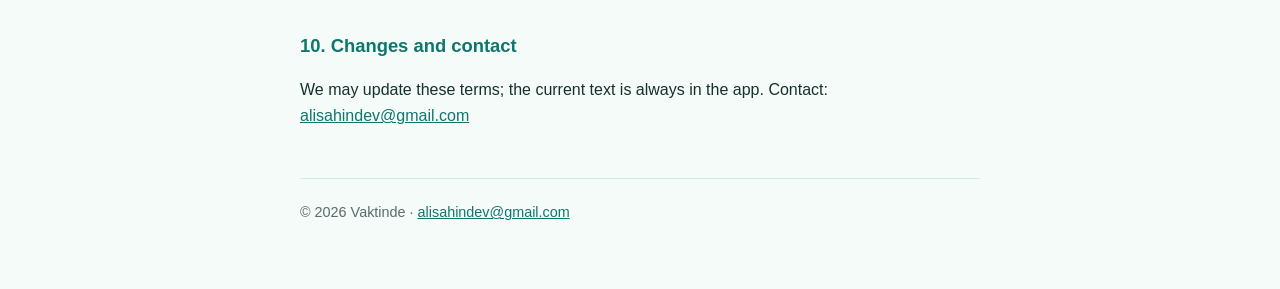
<file: terms-en.html>
<!doctype html>
<html lang="en">
<head>
<meta charset="utf-8">
<meta name="viewport" content="width=device-width, initial-scale=1">
<title>Vaktinde — Terms of Use</title>
<link rel="stylesheet" href="style.css">
</head>
<body>
<nav class="nav"><a href="index.html">← Vaktinde</a><a href="privacy-en.html">Privacy Policy</a><a href="delete-account-en.html">Previous-version accounts</a><a href="terms.html" hreflang="tr">Türkçe</a></nav>

<h1>Terms of Use</h1>
<p class="updated">Last updated: October 24, 2026 · Vaktinde 2</p>

<h2>1. Acceptance</h2>
<p>By using Vaktinde you accept these terms. If you don’t accept them, don’t use the app.</p>

<h2>2. The service</h2>
<p>Vaktinde helps you schedule your own routine, medicine and other reminders on your phone. There is no account and no server; everything runs on your phone.</p>

<h2>3. Medical disclaimer</h2>
<p>Vaktinde does not provide medical advice, diagnosis or treatment and is not a medical device. It makes no medicine, dose or treatment suggestions. Talk to a health professional about health decisions. Don’t use it as your only alert for critical situations.</p>

<h2>4. Notification and alarm limits</h2>
<p>Notifications and alarms depend on operating-system permissions, device settings, battery saving, Focus / Do Not Disturb modes and the state of the device. We can’t guarantee every notification arrives exactly on time.</p>

<h2>5. Your data</h2>
<p>Your reminders are stored only on this phone. Deleting the app, resetting or losing the phone can lose your data. Keeping your phone’s own backup on is up to you. We don’t move your data between devices.</p>

<h2>6. Vaktinde Pro subscription</h2>
<p>Vaktinde Pro is a monthly or yearly auto-renewing subscription. Payment is charged to your store account when you confirm the purchase. It renews for the same period at the price shown unless cancelled at least 24 hours before the period ends.</p>
<p>You can manage and cancel your subscription in your App Store or Google Play account settings. Cancellation takes effect at the end of the paid period. Refunds follow the store’s rules.</p>
<p>Deleting the app does not cancel your subscription. On a new phone, turn it back on with the same store account via “Restore purchases”.</p>

<h2>7. Acceptable use</h2>
<p>You may not use the app for unlawful purposes, reverse engineer it, or modify it in ways that disrupt how it works.</p>

<h2>8. Intellectual property</h2>
<p>The app, its design and its artwork belong to Vaktinde. The content of the reminders you create belongs to you.</p>

<h2>9. Limitation of liability</h2>
<p>The app is provided “as is”. To the extent the law allows, we are not liable for missed reminders, data loss or indirect damages.</p>

<h2>10. Changes and contact</h2>
<p>We may update these terms; the current text is always in the app. Contact: <a href="mailto:alisahindev@gmail.com">alisahindev@gmail.com</a></p>

<footer>© 2026 Vaktinde · <a href="mailto:alisahindev@gmail.com">alisahindev@gmail.com</a></footer>
</body>
</html>
</file>
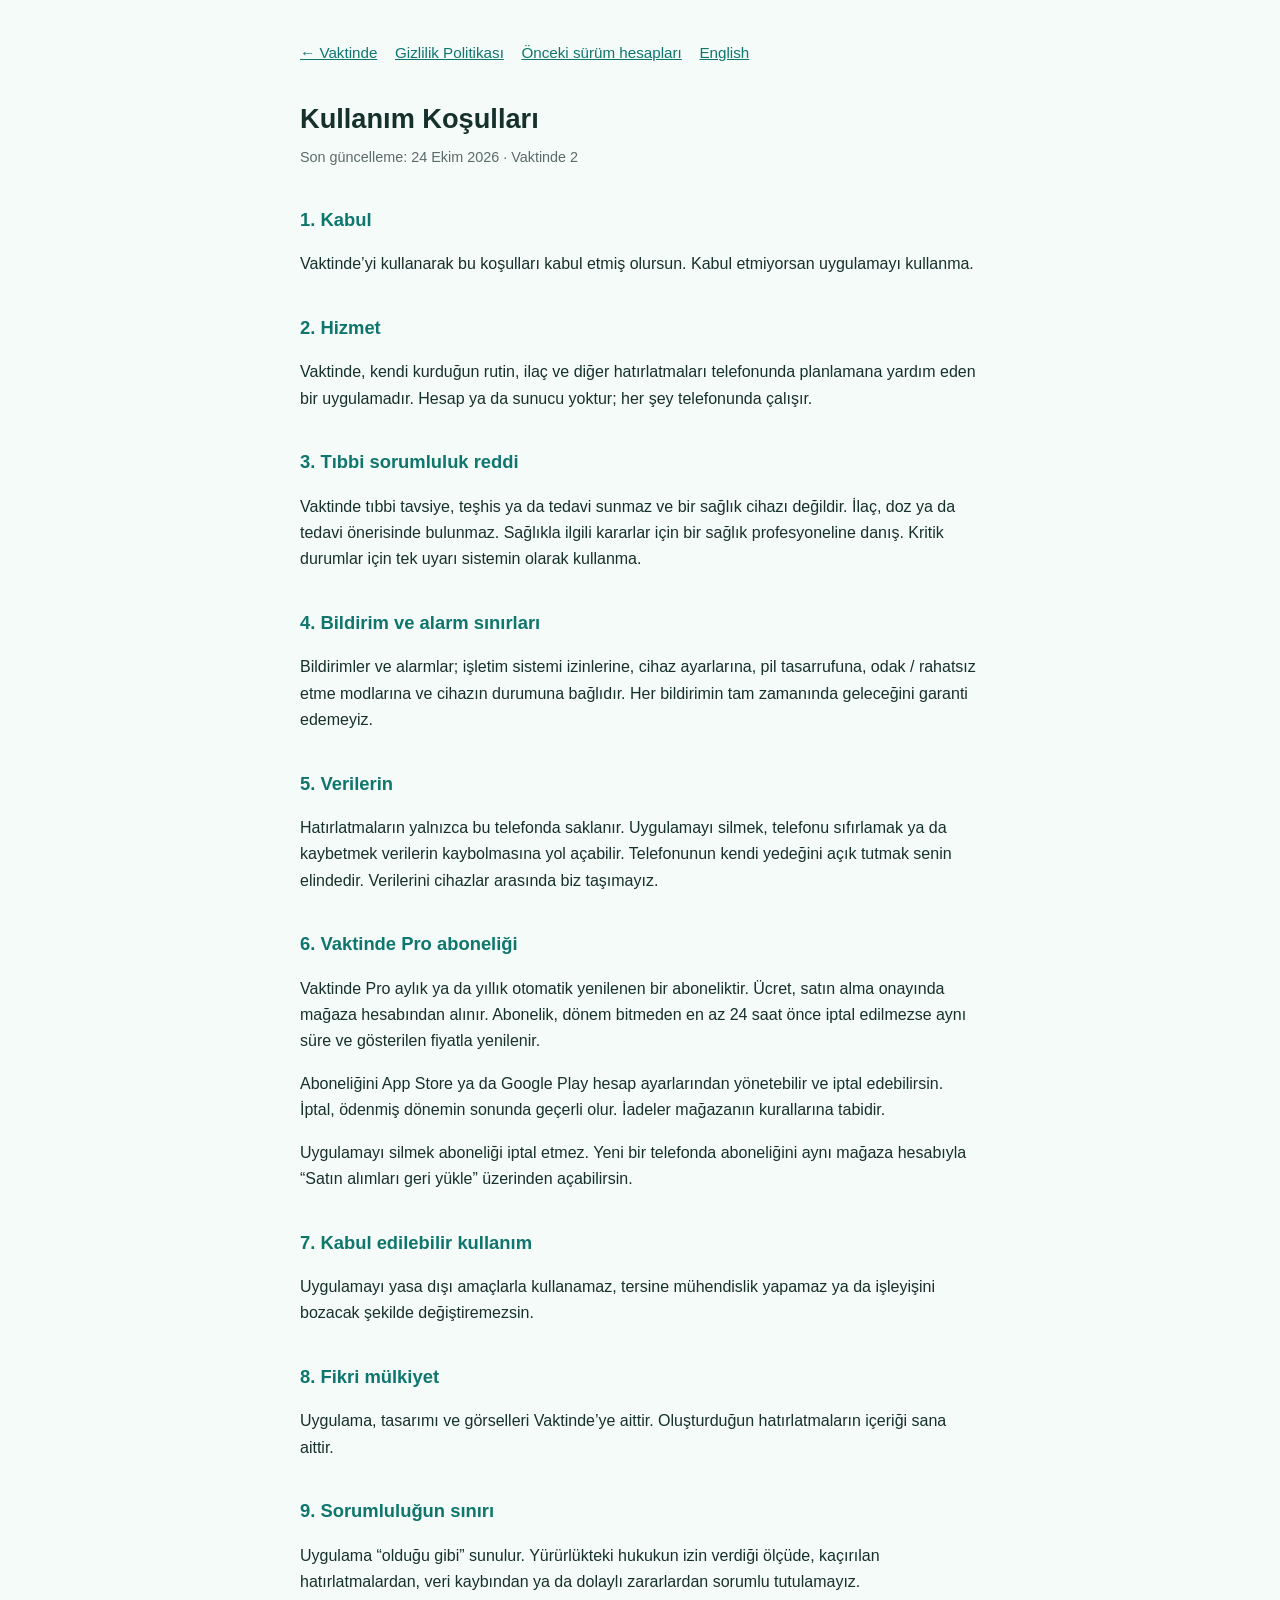
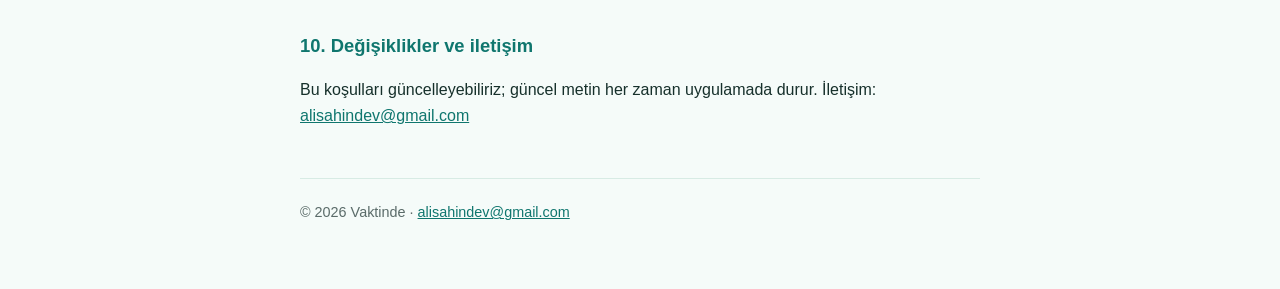
<file: terms.html>
<!doctype html>
<html lang="tr">
<head>
<meta charset="utf-8">
<meta name="viewport" content="width=device-width, initial-scale=1">
<title>Vaktinde — Kullanım Koşulları</title>
<link rel="stylesheet" href="style.css">
</head>
<body>
<nav class="nav"><a href="index.html">← Vaktinde</a><a href="privacy.html">Gizlilik Politikası</a><a href="delete-account.html">Önceki sürüm hesapları</a><a href="terms-en.html" hreflang="en">English</a></nav>

<h1>Kullanım Koşulları</h1>
<p class="updated">Son güncelleme: 24 Ekim 2026 · Vaktinde 2</p>

<h2>1. Kabul</h2>
<p>Vaktinde’yi kullanarak bu koşulları kabul etmiş olursun. Kabul etmiyorsan uygulamayı kullanma.</p>

<h2>2. Hizmet</h2>
<p>Vaktinde, kendi kurduğun rutin, ilaç ve diğer hatırlatmaları telefonunda planlamana yardım eden bir uygulamadır. Hesap ya da sunucu yoktur; her şey telefonunda çalışır.</p>

<h2>3. Tıbbi sorumluluk reddi</h2>
<p>Vaktinde tıbbi tavsiye, teşhis ya da tedavi sunmaz ve bir sağlık cihazı değildir. İlaç, doz ya da tedavi önerisinde bulunmaz. Sağlıkla ilgili kararlar için bir sağlık profesyoneline danış. Kritik durumlar için tek uyarı sistemin olarak kullanma.</p>

<h2>4. Bildirim ve alarm sınırları</h2>
<p>Bildirimler ve alarmlar; işletim sistemi izinlerine, cihaz ayarlarına, pil tasarrufuna, odak / rahatsız etme modlarına ve cihazın durumuna bağlıdır. Her bildirimin tam zamanında geleceğini garanti edemeyiz.</p>

<h2>5. Verilerin</h2>
<p>Hatırlatmaların yalnızca bu telefonda saklanır. Uygulamayı silmek, telefonu sıfırlamak ya da kaybetmek verilerin kaybolmasına yol açabilir. Telefonunun kendi yedeğini açık tutmak senin elindedir. Verilerini cihazlar arasında biz taşımayız.</p>

<h2>6. Vaktinde Pro aboneliği</h2>
<p>Vaktinde Pro aylık ya da yıllık otomatik yenilenen bir aboneliktir. Ücret, satın alma onayında mağaza hesabından alınır. Abonelik, dönem bitmeden en az 24 saat önce iptal edilmezse aynı süre ve gösterilen fiyatla yenilenir.</p>
<p>Aboneliğini App Store ya da Google Play hesap ayarlarından yönetebilir ve iptal edebilirsin. İptal, ödenmiş dönemin sonunda geçerli olur. İadeler mağazanın kurallarına tabidir.</p>
<p>Uygulamayı silmek aboneliği iptal etmez. Yeni bir telefonda aboneliğini aynı mağaza hesabıyla “Satın alımları geri yükle” üzerinden açabilirsin.</p>

<h2>7. Kabul edilebilir kullanım</h2>
<p>Uygulamayı yasa dışı amaçlarla kullanamaz, tersine mühendislik yapamaz ya da işleyişini bozacak şekilde değiştiremezsin.</p>

<h2>8. Fikri mülkiyet</h2>
<p>Uygulama, tasarımı ve görselleri Vaktinde’ye aittir. Oluşturduğun hatırlatmaların içeriği sana aittir.</p>

<h2>9. Sorumluluğun sınırı</h2>
<p>Uygulama “olduğu gibi” sunulur. Yürürlükteki hukukun izin verdiği ölçüde, kaçırılan hatırlatmalardan, veri kaybından ya da dolaylı zararlardan sorumlu tutulamayız.</p>

<h2>10. Değişiklikler ve iletişim</h2>
<p>Bu koşulları güncelleyebiliriz; güncel metin her zaman uygulamada durur. İletişim: <a href="mailto:alisahindev@gmail.com">alisahindev@gmail.com</a></p>

<footer>© 2026 Vaktinde · <a href="mailto:alisahindev@gmail.com">alisahindev@gmail.com</a></footer>
</body>
</html>
</file>
<file: style.css>
:root { color-scheme: light dark; }
* { box-sizing: border-box; }
body {
  margin: 0 auto;
  max-width: 720px;
  padding: 2.5rem 1.25rem 4rem;
  font-family: -apple-system, BlinkMacSystemFont, "Segoe UI", Roboto, Helvetica, Arial, sans-serif;
  line-height: 1.65;
  color: #16302b;
  background: #f5fbf9;
}
h1 { font-size: 1.7rem; margin: 0 0 .25rem; }
h2 { font-size: 1.15rem; margin: 2.2rem 0 .4rem; color: #0f766e; }
p, li { font-size: 1rem; }
a { color: #0f766e; }
.updated { color: #5a6b69; font-size: .9rem; margin: 0 0 2rem; }
.nav { margin-bottom: 2rem; font-size: .95rem; }
.nav a { margin-right: 1.1rem; white-space: nowrap; }
.note {
  background: #fff7e6; border: 1px solid #f0d999; border-radius: 8px;
  padding: .75rem 1rem; font-size: .9rem; margin: 1.5rem 0;
}
table { border-collapse: collapse; width: 100%; margin: .6rem 0; font-size: .93rem; }
th, td { border: 1px solid #d7ebe4; padding: .5rem .6rem; text-align: left; vertical-align: top; }
th { background: #eaf6f2; }
code { background: #eaf6f2; padding: .1rem .35rem; border-radius: 4px; font-size: .9em; }
footer { margin-top: 3rem; padding-top: 1.4rem; border-top: 1px solid #d7ebe4; color: #5a6b69; font-size: .9rem; }
.card { background: #ffffff; border: 1px solid #e3efec; border-radius: 12px; padding: 1.1rem 1.25rem; margin: 1rem 0; }
@media (prefers-color-scheme: dark) {
  body { background: #0f1715; color: #e3efec; }
  h2 { color: #5ecdb8; }
  a { color: #5ecdb8; }
  .updated, footer { color: #9aafaa; }
  th { background: #16302b; }
  td, th { border-color: #24403a; }
  code, .card { background: #16221f; }
  .card { border-color: #24403a; }
  .note { background: #2a2410; border-color: #5c4d1e; }
}
</file>
<file: landing.css>
body.landing { max-width: 1000px; }
.landing header nav { display: flex; justify-content: space-between; gap: 1rem; margin-bottom: 2.5rem; }
.landing a:focus-visible { outline: 3px solid currentColor; outline-offset: 4px; }
.hero { display: grid; gap: 2rem; align-items: center; }
.hero h1 { font-size: clamp(2rem, 5vw, 3.2rem); line-height: 1.15; max-width: 15ch; }
.hero p { max-width: 40ch; }
.store-link { display: inline-block; padding: .6rem 0; font-weight: 650; }
.screenshot { display: block; width: min(100%, 280px); margin: 0 auto; }
.screenshot img { display: block; width: 100%; height: auto; border: 1px solid #d7ebe4; border-radius: 16px; }
.landing main > section { margin-top: 2.5rem; }
.landing footer { display: flex; flex-wrap: wrap; gap: .5rem 1.25rem; }
@media (min-width: 720px) {
  .hero { grid-template-columns: 1.4fr 1fr; gap: 3rem; }
}
</file>
